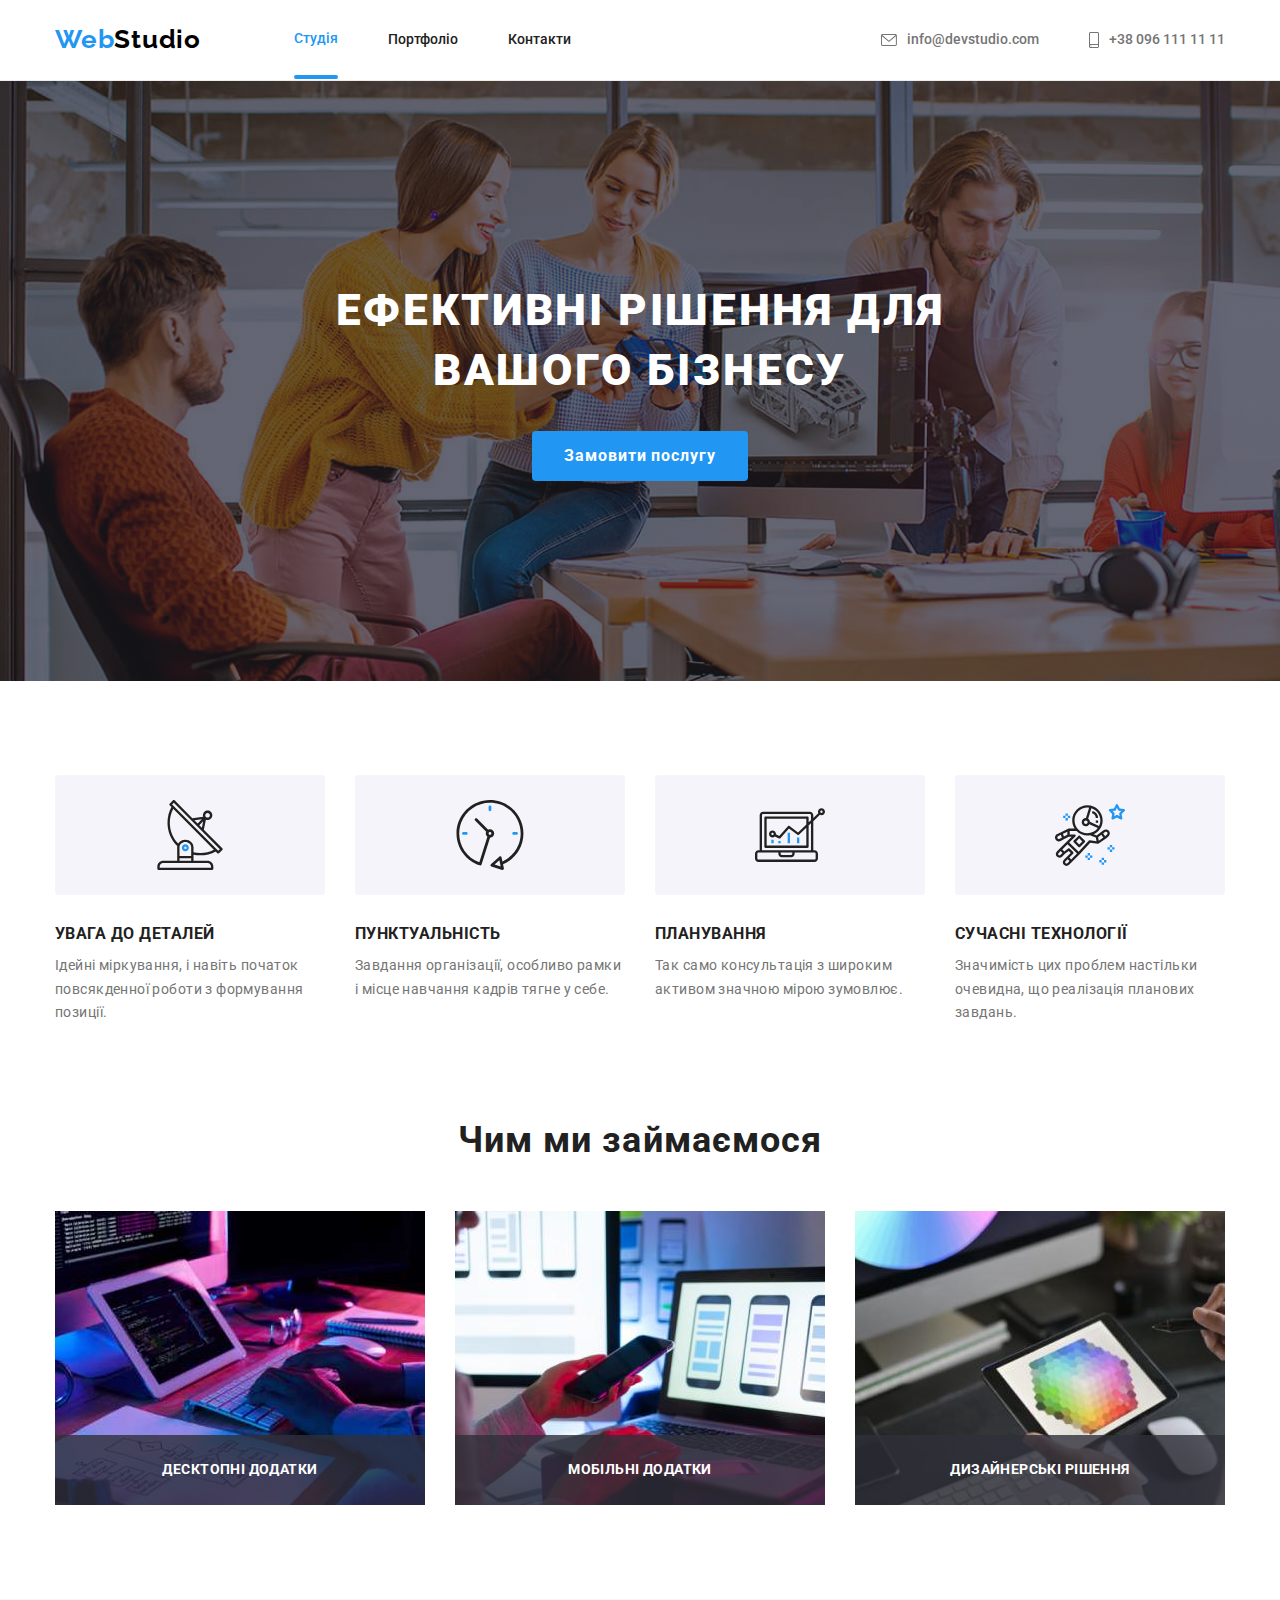
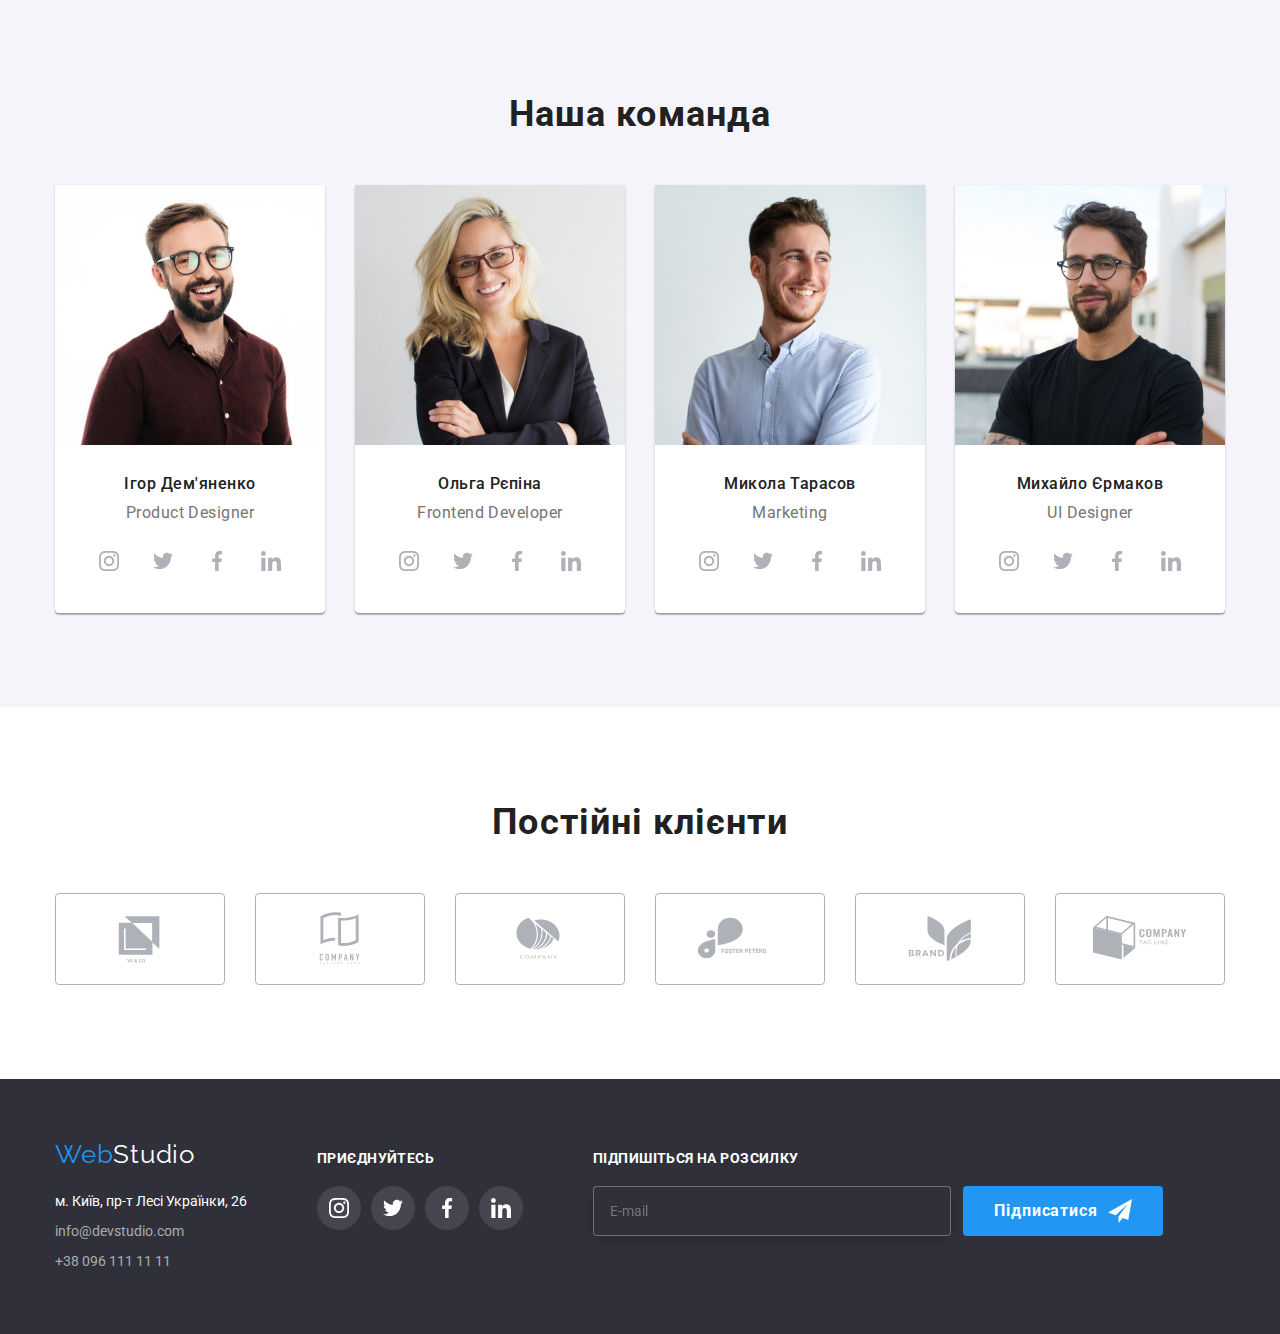
<file: index.html>
<!DOCTYPE html>
<html lang="uk">
<head>
    <meta charset="UTF-8">
    <meta http-equiv="X-UA-Compatible" content="IE=edge">
    <meta name="viewport" content="width=device-width, initial-scale=1.0">
    <title>Document</title>
    <link rel="stylesheet" href="https://cdnjs.cloudflare.com/ajax/libs/modern-normalize/1.1.0/modern-normalize.min.css">
    <link rel="stylesheet" href="./css/styles.css">
    <link rel="preconnect" href="https://fonts.googleapis.com">
    <link rel="preconnect" href="https://fonts.gstatic.com" crossorigin>
    <link href="https://fonts.googleapis.com/css2?family=Raleway:wght@700&family=Roboto:wght@400;500;700&display=swap"
        rel="stylesheet">
</head>
<body>
    <header class="header">
        <div class="container header-conteiner">
        <nav class="header-nav">
         <a class="link-logo" href="/">
            Web<span class="logo-second">Studio</span>
        </a>
        <ul class="general-menu">
            <li class="link-nav">
                <a class="link-nav current" href="#">Студія</a>
            </li>
            <li>
                <a class="link-nav" href="./portfolio.html">Портфоліо</a>
            </li>
            <li>
                <a class="link-nav" href="#">Контакти</a>
            </li>
        </ul>
        </nav>
        <ul class="general-kontakt">
        <li>
            <a class="link-contakt" href="info@devstudio.com">
                <svg class="header-icon" width="16" height="12">
                    <use href="./images/icons.svg#icon-envelope"></use>
                </svg>info@devstudio.com</a>
        </li>
        <li>
            <a class="link-contakt" href="+380961111111">
                <svg class="header-icon" width="10" height="16">
                    <use href="./images/icons.svg#icon-smartphone"></use>
                </svg>+38 096 111 11 11</a>
        </li>
        </ul>
    </div>
    </header>
    <main>
<section class="primary-section">
<div class="container"> 
    <h1 class="hero-title">Ефективні рішення для вашого бізнесу</h1>
    <button class="primery-button" type="button" data-modal-open>Замовити послугу</button>
</div>
</section>
<section class="section">
    <div class="container">
    <ul class="list-text"> 
        <li class="list-content">
            <div class="content-img">
            <svg class="content-icon" width="70" height="70">
                <use href="./images/icons.svg#icon-antenna"></use>
            </svg>
            </div>
            <h3 class="section-sabtitle">УВАГА ДО ДЕТАЛЕЙ</h3>
            <p class="text-rede">Ідейні міркування, і навіть початок повсякденної роботи з формування позиції.</p>
        </li>
        <li class="list-content">
            <div class="content-img">
            <svg class="content-icon" width="70" height="70">
                <use href="./images/icons.svg#icon-clock"></use>
            </svg>
            </div>
            <h3 class="section-sabtitle">ПУНКТУАЛЬНІСТЬ</h3>
            <p class="text-rede">Завдання організації, особливо рамки і місце навчання кадрів тягне у себе.</p>
        </li>
        <li class="list-content">
            <div class="content-img">
            <svg class="content-icon" width="70" height="70">
                <use href="./images/icons.svg#icon-diagram"></use>
            </svg>
            </div>
            <h3 class="section-sabtitle">ПЛАНУВАННЯ</h3>
            <p class="text-rede">Так само консультація з широким активом значною мірою зумовлює.</p>
        </li>
        <li class="list-content">
            <div class="content-img">
            <svg class="content-icon" width="70" height="70">
                <use href="./images/icons.svg#icon-astronaut"></use>
            </svg>
            </div>
            <h3 class="section-sabtitle">СУЧАСНІ ТЕХНОЛОГІЇ</h3>
            <p class="text-rede">Значимість цих проблем настільки очевидна, що реалізація планових завдань.</p>
        </li>
    </ul>
    </div>
</section>
<section class="section">
    <div class="container">
    <h2 class="section-caption">Чим ми займаємося</h2>
    <ul class="pfoto-list">
        <li class="caption-img">
            <img src="./images/box1.jpg" alt="man typing on keyboard" width="370"/>
            <p class="img-text">Десктопні додатки</p>
        </li>
        <li class="caption-img">
            <img src="./images/box2.jpg" alt="someone is looking at the phone" width="370"/>
        <p class="img-text">Мобільні додатки</p>
        </li>
        <li class="caption-img">
            <img src="./images/box3.jpg" alt="color chart on tablet" width="370"/>
        <p class="img-text">Дизайнерські рішення</p>
        </li>
    </ul>
    </div>
</section>
<section class="section-third">
    <div class="container">
    <h2 class="section-caption">Наша команда</h2>
    <ul class="command-list">
        <li class="team-card"><img src="./images/img4).jpg" alt="Product Designer" width="270"/>
            <h3 class="section-subject">Ігор Дем'яненко</h3>
        <p class="text-desc">Product Designer</p>
    <ul class="command-soc">
        <li class="item-soc">
            <a href="" class="kommand-link">
             <svg class="net-icon" width="20" height="20">
             <use href="./images/icons.svg#icon-instagram"></use>
         </svg>
        </a></li>
        <li class="item-soc">
            <a href="" class="kommand-link">
             <svg class="net-icon" width="20" height="20">
             <use href="./images/icons.svg#icon-twitter"></use>
         </svg>
        </a></li>
        <li class="item-soc">
            <a href="" class="kommand-link">
             <svg class="net-icon" width="20" height="20">
             <use href="./images/icons.svg#icon-facebook"></use>
         </svg>
            </a></li>
        <li class="item-soc">
            <a href="" class="kommand-link">
        <svg class="net-icon" width="20" height="20">
            <use href="./images/icons.svg#icon-linkedin"></use>
        </svg>
            </a></li>
    </ul>
        </li>
        <li class="team-card"><img src="./images/img1.jpg" alt="Frontend Developer" width="270"/>
        <h3 class="section-subject">Ольга Рєпіна</h3>
        <p class="text-desc"> Frontend Developer</p>
    <ul class="command-soc">
        <li class="item-soc">
        <a href="" class="kommand-link">
        <svg class="net-icon" width="20" height="20">
            <Use href="./images/icons.svg#icon-instagram"></Use>
        </svg>
        </a></li>
        <li class="item-soc">
            <a href="" class="kommand-link">
                <svg class="net-icon" width="20" height="20">
                    <use href="./images/icons.svg#icon-twitter">
                </use></svg>
            </a></li>
        <li class="item-soc">
            <a href="" class="kommand-link">
                <svg class="net-icon" width="20" height="20">
                    <use href="./images/icons.svg#icon-facebook"></use>
                </svg>
            </a></li>
        <li class="item-soc">
            <a href="" class="kommand-link">
                 <svg class="net-icon" width="20" height="20">
                    <use href="./images/icons.svg#icon-linkedin"></use>
                 </svg>
            </a></li>
    </ul>
        </li>
        <li class="team-card"><img src="./images/img2.jpg" alt="Marketing" width="270"/>
        <h3 class="section-subject">Микола Тарасов</h3>
        <p class="text-desc">Marketing</p>
    <ul class="command-soc">
        <li class="item-soc">
            <a href="" class="kommand-link">
                <svg class="net-icon" width="20" height="20">
                    <use href="./images/icons.svg#icon-instagram"></use>
                </svg>
            </a></li>
        <li class="item-soc">
            <a href="" class="kommand-link">
                <svg class="net-icon" width="20" height="20">
                    <use href="./images/icons.svg#icon-twitter"></use>
                </svg>
            </a></li>
        <li class="item-soc">
            <a href="" class="kommand-link">
                <svg class="net-icon" width="20" height="20"> 
                    <use href="./images/icons.svg#icon-facebook"></use>
                </svg>
            </a></li>
        <li class="item-soc">
            <a href="" class="kommand-link">
                <svg class="net-icon" width="20" height="20">
                    <use href="./images/icons.svg#icon-linkedin"></use>
                </svg>
            </a></li>
    </ul>
        </li>
        <li class="team-card"><img src="./images/img3.jpg" alt="UI Designer" width="270"/>
        <h3 class="section-subject">Михайло Єрмаков</h3>
        <p class="text-desc">UI Designer</p>
    <ul class="command-soc">
        <li class="item-soc">
            <a href="" class="kommand-link">
                <svg class="net-icon" width="20" height="20">
                    <use href="./images/icons.svg#icon-instagram"></use>
                </svg>
            </a>
        </li>
        <li class="item-soc">
            <a href="" class="kommand-link">
                <svg class="net-icon" width="20" height="20">
                    <use href="./images/icons.svg#icon-twitter"></use>
                </svg>
            </a>
        </li>
        <li class="item-soc">
            <a href="" class="kommand-link">
                <svg class="net-icon" width="20" height="20">
                    <use href="./images/icons.svg#icon-facebook"></use>
                </svg>
            </a>
        </li>
        <li class="item-soc">
            <a href="" class="kommand-link">
                <svg class="net-icon" width="20" height="20">
                    <use href="./images/icons.svg#icon-linkedin"></use>
                </svg>
            </a>
        </li>
    </ul>
        </li>
    </ul>
    </div>
    </section>
<section class="conteinar-clients">
    <div class="container">
        <h2 class="section-caption">Постійні клієнти</h2>
<ul class="client-list">
    <li class="client-card">
        <a href="" class="klient-link">
            <svg class="client-icon" width="106" height="60">
                <use href="./images/icons.svg#icon-Logo-6-1"></use>
            </svg>
        </a></li>
    <li class="client-card">
        <a href="" class="klient-link">
            <svg class="client-icon" width="106" height="60">
                <use href="./images/icons.svg#icon-Logo-7-1"></use>
            </svg>
        </a></li>
    <li class="client-card">
        <a href="" class="klient-link">
            <svg class="client-icon" width="106" height="60">
                <use href="./images/icons.svg#icon-Logo-8-1"></use>
            </svg>
        </a></li>
    <li class="client-card">
        <a href="" class="klient-link">
            <svg class="client-icon" width="106" height="60">
                <use href="./images/icons.svg#icon-Logo-9-1"></use>
            </svg>
        </a></li>
    <li class="client-card">
        <a href="" class="klient-link">
            <svg class="client-icon" width="106" height="60">
                <use href="./images/icons.svg#icon-Logo-10-1"></use>
            </svg>
        </a></li>
    <li class="client-card">
        <a href="" class="klient-link">
            <svg class="client-icon" width="106" height="60">
                <use href="./images/icons.svg#icon-Logo-11-1"></use>
            </svg>
        </a></li>
</ul>
    </div>
</section>
    </main>
<footer class="section-footer"> 
    <div class="footer-all container">
    <div class="container-adress">
<a class="link-footer" href="/">Web<span class="logo-second-footer">Studio</span></a>
<address>
    <ul>
        <li class="location-address"><a class="link-address" href="/">м. Київ, пр-т Лесі Українки, 26</a></li>
        <li class="location-address"><a class="link-information" href="info@devstudio.com">info@devstudio.com</a></li>
        <li class="location-address"><a class="link-information" href="+380961111111">+38 096 111 11 11</a></li>
    </ul>
</address>
    </div>
    <div class="footer-net">
    <p class="text-net">Приєднуйтесь</p>
    <ul class="footer-soc">
        <li>
            <a href="" class="soc-link">
                <svg class="footer-icon" width="20" height="20">
                    <use href="./images/icons.svg#icon-instagram"></use>
                </svg>
            </a>
        </li>
        <li>
            <a href="" class="soc-link">
                <svg class="footer-icon" width="20" height="20">
                    <use href="./images/icons.svg#icon-twitter"></use>
                </svg>
            </a>
        </li>
        <li>
            <a href="" class="soc-link">
                <svg class="footer-icon" width="20" height="20">
                    <use href="./images/icons.svg#icon-facebook"></use>
                </svg>
            </a>
        </li>
        <li>
            <a href="" class="soc-link">
                <svg class="footer-icon" width="20" height="20">
                    <use href="./images/icons.svg#icon-linkedin"></use>
                </svg>
            </a>
        </li>
    </ul>
    </div>

<form name="subs-footer" class="subs-footer-one">
         <div class="subs-footer-two">
             <label class="subs-label" for="write-mail">Підпишіться на розсилку</label>
         <input class="subs-input" type="email" id="write-mail" name="write-mail" placeholder="E-mail">
         </div>
        <button type="submit" class="footer-button">
                Підписатися
        <svg class="subs-icon" width="24" height="24">
            <use href="./images/icons.svg#icon-icon-send"></use>
        </svg>
    </button>
</form>
            </div>

    </footer>
   
<div class="backdrop is-hidden" data-modal>
    <div class="model">
    <button type="button" class="model-close" data-modal-close>
        <svg class="model-icon" width="11" height="11">
            <use href="./images/icons.svg#icon-vector"></use>
        </svg>
    </button>
    <p class="title-form">Залиште свої дані, ми вам передзвонимо</p>
    
<form name="contact-form">
    <label class="form-label" for="persone-name">Ім'я</label>
    <div class="form-control">
    <input class="form-input" 
    id="persone-name"
     type="text" 
     name="persone-name">
<svg class="icon-form" width="18" height="18">
    <use href="./images/icons.svg#icon-person-"></use>
</svg>
</div>

<label class="form-label" for="persone-pfone">Телефон</label>
<div class="form-control">
    <input class="form-input" 
    id="persone-pfone" 
    type="tel" 
    name="persone-pfone">
    <svg class="icon-form" width="18" height="18">
        <use href="./images/icons.svg#icon-phone-1"></use>
    </svg>
</div>

<label class="form-label" for="persone-mail">Пошта</label>
<div class="form-control">
    <input class="form-input" 
    id="persone-mail" 
    type="email" 
    name="persone-mail">
    <svg class="icon-form" width="18" height="18">
        <use href="./images/icons.svg#icon-email-"></use>
    </svg>
</div>

<label class="form-label" for="persone-comment">Коментар</label>
<textarea class="form-textarea" 
id="persone-comment" 
name="persone-comment"
placeholder="Введіть текст">
</textarea>


<label class="checkbox-label" 
for="terms-checkbox">
<input 
class="checkbox-input visually-hidden" 
id="terms-checkbox" 
type="checkbox" 
name="terms-checkbox">
<span class="checkbox-icon">
    <svg class="icon-checkbox" width="16" height="15">
        <use href="./images/icons.svg#icon-vector2"></use>
    </svg>
</span>
Погоджуюся з розсилкою та приймаю<a href="#" class="license-link">Умови договору</a>
</label>
<button type="submit" class="button-form">Відправити</button>
</form>
</div>
</div>
 
    <script src="./js/modal.js"></script>
</body>
</html>
</file>
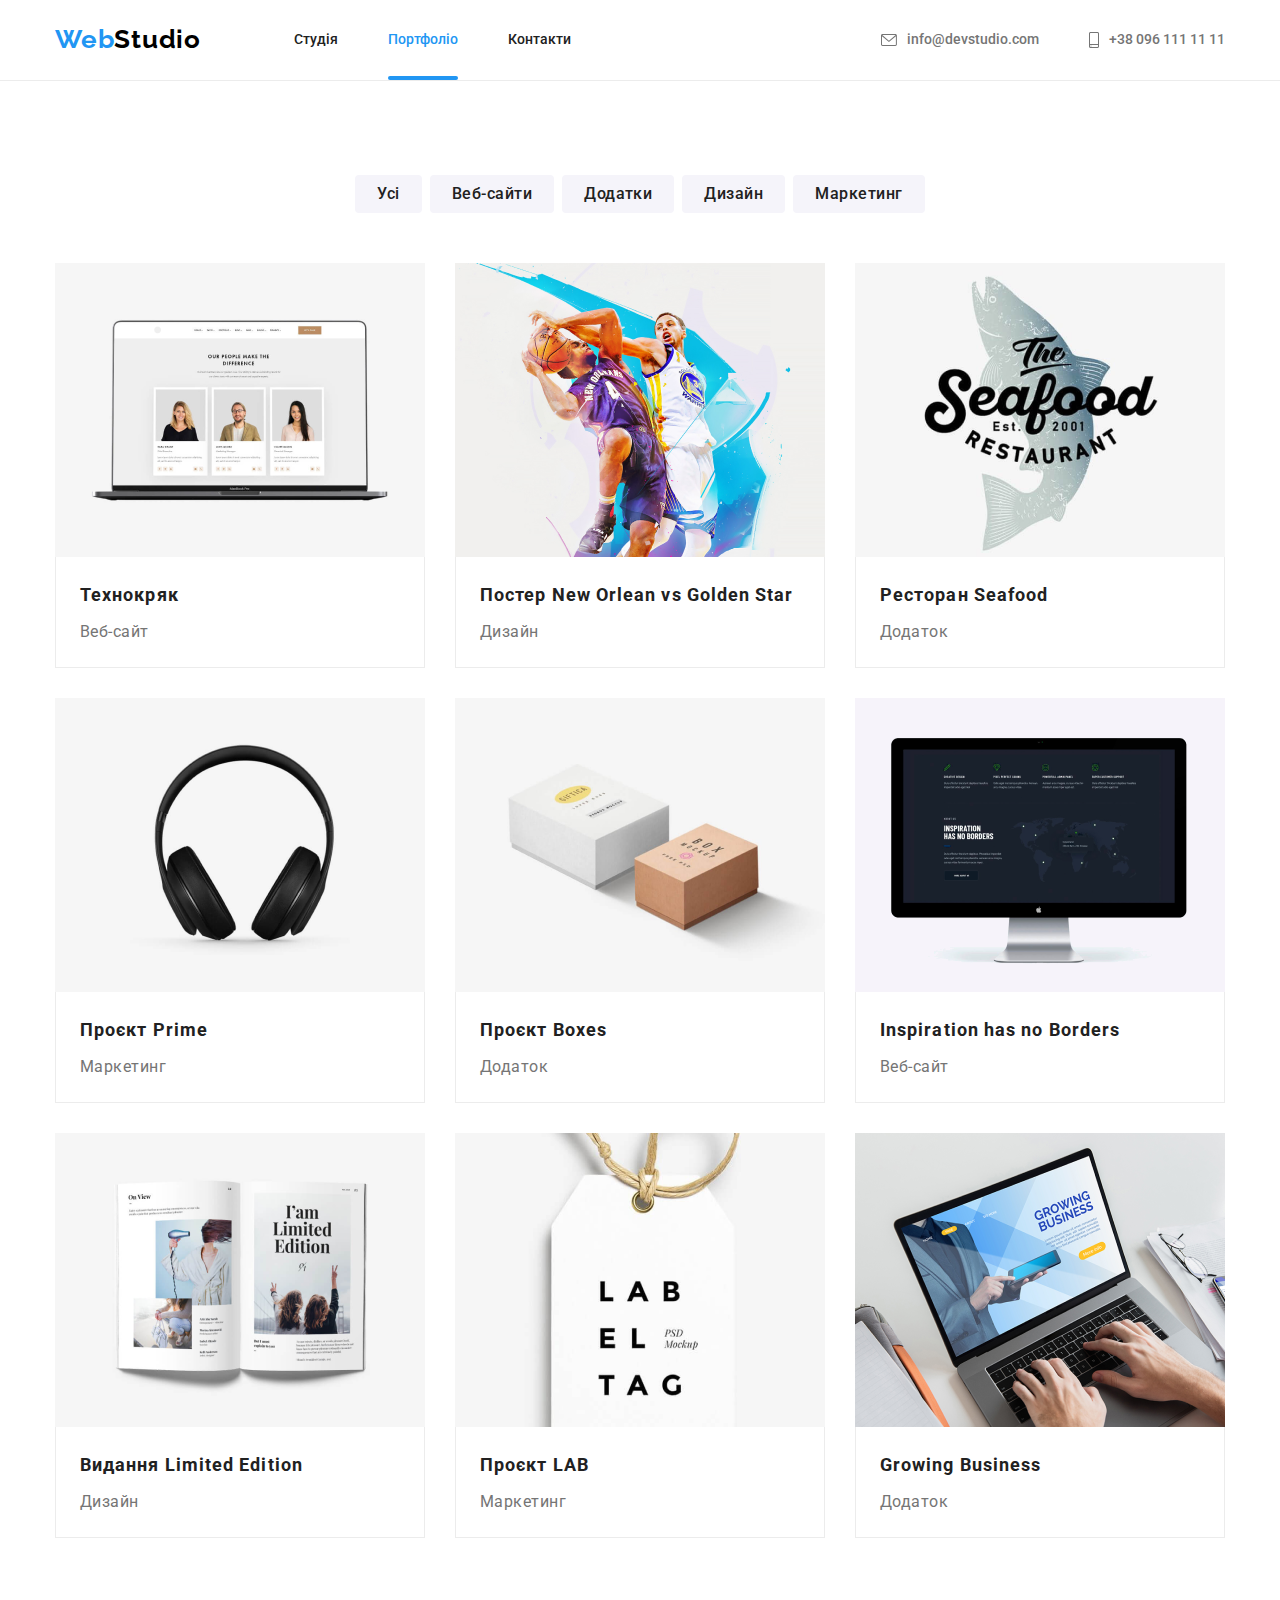
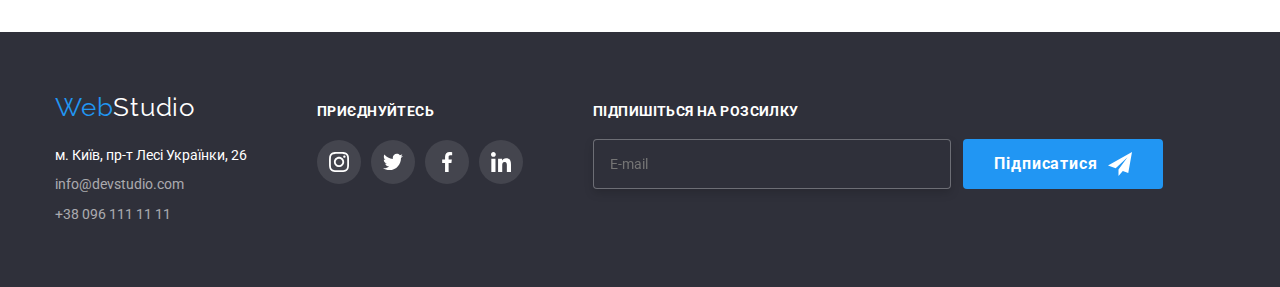
<file: portfolio.html>
<!DOCTYPE html>
<html lang="uk">

<head>
    <meta charset="UTF-8">
    <meta http-equiv="X-UA-Compatible" content="IE=edge">
    <meta name="viewport" content="width=device-width, initial-scale=1.0">
    <title>Document</title>
    <link rel="stylesheet" href="https://cdnjs.cloudflare.com/ajax/libs/modern-normalize/1.1.0/modern-normalize.min.css">
    <link rel="stylesheet" href="./css/styles.css">
    <link rel="preconnect" href="https://fonts.googleapis.com">
    <link rel="preconnect" href="https://fonts.gstatic.com" crossorigin>
    <link href="https://fonts.googleapis.com/css2?family=Raleway:wght@700&family=Roboto:wght@400;500;700&display=swap"
        rel="stylesheet">
</head>

<body>
    <header class="header">
    <div class="container header-conteiner">
        <nav class="header-nav">
        <a class="link-logo" href="/">Web<span class="logo-second">Studio</span></a>
        <ul class="general-menu">
            <li>
                <a class="link-nav " href="./index.html">Студія</a>
            </li>
            <li>
                <a class="link-nav current" href="#">Портфоліо</a>
            </li>
            <li>
                <a class="link-nav" href="#">Контакти</a>
            </li>
        </ul>
        </nav>
        <ul class="general-kontakt">
            <li>
                <a class="link-contakt" href="info@devstudio.com">
                    <svg class="header-icon" width="16" height="12">
                        <use href="./images/icons.svg#icon-envelope"></use>
                    </svg>info@devstudio.com</a>
            </li>
            <li>
                <a class="link-contakt" href="+380961111111">
                    <svg class="header-icon" width="10" height="16">
                        <use href="./images/icons.svg#icon-smartphone"></use>
                    </svg>+38 096 111 11 11</a>
            </li>
        </ul>
    </div>
    </header>
    <main>
        <section class="section-portfolio">
        <div class="container">
        <ul class="secondary-menu">
            <li>
            <button  class="secondary-button" type="button">Усі</button>
            </li>
            <li>
                <button class="secondary-button" type="button">Веб-сайти</button>
            </li>
            <li>
                <button  class="secondary-button" type="button">Додатки</button>
            </li>
            <li>
                <button class="secondary-button" type="button">Дизайн</button>
            </li>
            <li>
                <button class="secondary-button" type="button">Маркетинг</button>
            </li>
        </ul>
        <h1 class="visually-hidden">Наші роботи</h1>
        <ul class="portfolio-card">
            <li class="container-portfolio"><a class="portfolio-link" href="#">
                <div class="img-portfolio"> <img  src="./images/portfolio1.jpg.png" alt="tehnohryak" width="370"  />
                    <p class="portfolio-opus">Ресурс пропонує комплексні пропозиції з різним рівнем функціоналу та сервісів. Все це дозволить відвідувачу
                        отримати
                        вичерпні відомості про компанію чи приватну особу.
                    </p>
                    </div>
                <div class="portfolio-text">
                <h3 class="title-text">Технокряк</h3>
                <p class="title-description">Веб-сайт</p>
            </div>
                </a>
            </li>
            <li class="container-portfolio">
                <a class="portfolio-link" href="#">
                    <div class="img-portfolio">
                    <img src="./images/portfolio2.jpg.png" alt="New Orlean vs Golden Star" width="370" />
                <p class="portfolio-opus">Ресурс пропонує комплексні пропозиції з різним рівнем функціоналу та сервісів. Все це
                    дозволить відвідувачу
                    отримати
                    вичерпні відомості про компанію чи приватну особу.
                </p>
                </div>
                    <div class="portfolio-text">
                <h3 class="title-text">Постер New Orlean vs Golden Star</h3>
                <p class="title-description">Дизайн</p>
                </div>
                </a>
            </li>
            <li class="container-portfolio">
                <a class="portfolio-link" href="#">
                    <div class="img-portfolio">
                    <img src="./images/portfolio3.jpg.png" alt="restaurant Seafood" width="370" />
                <p class="portfolio-opus">Ресурс пропонує комплексні пропозиції з різним рівнем функціоналу та сервісів. Все це
                    дозволить відвідувачу
                    отримати
                    вичерпні відомості про компанію чи приватну особу.
                </p>
                </div>
                    <div class="portfolio-text">
                <h3 class="title-text">Ресторан Seafood</h3>
                <p class="title-description">Додаток</p>
                </div>
                </a>
            </li>
            <li class="container-portfolio">
            <a class="portfolio-link" href="#">
            <div class="img-portfolio">
                <img src="./images/portfolio4.jpg.png" alt="project Prime" width="370" />
                <p class="portfolio-opus">Ресурс пропонує комплексні пропозиції з різним рівнем функціоналу та сервісів. Все це
                    дозволить відвідувачу
                    отримати
                    вичерпні відомості про компанію чи приватну особу.
                </p>
                </div>
                <div class="portfolio-text">
                <h3 class="title-text">Проєкт Prime</h3>
                <p class="title-description">Маркетинг</p>
                </div>
                </a>
            </li>
            <li class="container-portfolio">
                <a class="portfolio-link" href="#">
                <div class="img-portfolio">
                    <img src="./images/portfolio5.jpg.png" alt="project Boxes" width="370" />
                <p class="portfolio-opus">Ресурс пропонує комплексні пропозиції з різним рівнем функціоналу та сервісів. Все це
                    дозволить відвідувачу
                    отримати
                    вичерпні відомості про компанію чи приватну особу.
                </p>
                </div>
                    <div class="portfolio-text">
                <h3 class="title-text">Проєкт Boxes</h3>
                <p class="title-description">Додаток</p>
                </div>
                </a>
            </li>
             <li class="container-portfolio">
                <a class="portfolio-link" href="#">
                <div class="img-portfolio">
                    <img src="./images/portfolio6.jpg.png" alt="Inspiration has no Borders" width="370" />
                <p class="portfolio-opus">Ресурс пропонує комплексні пропозиції з різним рівнем функціоналу та сервісів. Все це
                    дозволить відвідувачу
                    отримати
                    вичерпні відомості про компанію чи приватну особу.
                </p>
                </div>
                    <div class="portfolio-text">
                <h3 class="title-text">Inspiration has no Borders</h3>
                <p class="title-description">Веб-сайт</p>
                </div>
                </a>
            </li>
            <li class="container-portfolio">
                <a class="portfolio-link" href="#">
                <div class="img-portfolio">
                    <img src="./images/portfolio7.jpg.png" alt="edition Limited Edition" width="370" />
            <p class="portfolio-opus">Ресурс пропонує комплексні пропозиції з різним рівнем функціоналу та сервісів. Все це
                дозволить відвідувачу
                отримати
                вичерпні відомості про компанію чи приватну особу.
            </p>
            </div>
                    <div class="portfolio-text">
                <h3 class="title-text">Видання Limited Edition</h3>
                <p class="title-description">Дизайн</p>
                </div>
                </a>
            </li>
            <li class="container-portfolio">
                <a class="portfolio-link" href="#">
                    <div class="img-portfolio">
                    <img src="./images/portfolio8.jpg.png" alt="project lab" width="370" />
                <p class="portfolio-opus">Ресурс пропонує комплексні пропозиції з різним рівнем функціоналу та сервісів. Все це
                    дозволить відвідувачу
                    отримати
                    вичерпні відомості про компанію чи приватну особу.
                </p>
                </div>
                    <div class="portfolio-text">
                <h3 class="title-text">Проєкт LAB</h3>
                <p class="title-description">Маркетинг</p>
                </div>
                </a>
            </li>
            <li class="container-portfolio">
                <a class="portfolio-link" href="#">
                    <div class="img-portfolio">
                    <img src="./images/portfolio9.jpg.png" alt="Growing Business" width="370" />
                <p class="portfolio-opus">Ресурс пропонує комплексні пропозиції з різним рівнем функціоналу та сервісів. Все це
                    дозволить відвідувачу
                    отримати
                    вичерпні відомості про компанію чи приватну особу.
                </p>
                </div>
                    <div class="portfolio-text">
                <h3 class="title-text">Growing Business</h3>
                <p class="title-description">Додаток</p>
                </div>
                </a>
            </li>
        </ul>
        </div>
        </section>
    </main>
<footer class="section-footer">
    <div class="footer-all container">
        <div class="container-adress">
            <a class="link-footer" href="/">Web<span
                    class="logo-second-footer">Studio</span></a>
            <address>
                <ul>
                    <li class="location-address"><a class="link-address" href="/">м. Київ, пр-т Лесі Українки, 26</a>
                    </li>
                    <li class="location-address"><a class="link-information"
                            href="info@devstudio.com">info@devstudio.com</a></li>
                    <li class="location-address"><a class="link-information" href="+380961111111">+38 096 111 11 11</a>
                    </li>
                </ul>
            </address>
        </div>
        <div class="footer-net">
            <p class="text-net">Приєднуйтесь</p>
            <ul class="footer-soc">
                <li>
                    <a href="" class="soc-link">
                        <svg class="footer-icon" width="20" height="20">
                            <use href="./images/icons.svg#icon-instagram"></use>
                        </svg>
                    </a>
                </li>
                <li>
                    <a href="" class="soc-link">
                        <svg class="footer-icon" width="20" height="20">
                            <use href="./images/icons.svg#icon-twitter"></use>
                        </svg>
                    </a>
                </li>
                <li>
                    <a href="" class="soc-link">
                        <svg class="footer-icon" width="20" height="20">
                            <use href="./images/icons.svg#icon-facebook"></use>
                        </svg>
                    </a>
                </li>
                <li>
                    <a href="" class="soc-link">
                        <svg class="footer-icon" width="20" height="20">
                            <use href="./images/icons.svg#icon-linkedin"></use>
                        </svg>
                    </a>
                </li>
            </ul>

        </div>
<form name="subs-footer" class="subs-footer-one">
        <div class="subs-footer-two">
            <label class="subs-label" for="write-mail">Підпишіться на розсилку</label>
            <input class="subs-input" type="email" id="write-mail" name="write-mail" placeholder="E-mail">
        </div>
            <button type="submit" class="footer-button">
                Підписатися
                <svg class="subs-icon" width="24" height="24">
                    <use href="./images/icons.svg#icon-icon-send"></use>
                </svg>
            </button>
</form>
    </div>
</footer>
</body>

</html>
</file>
<file: css/styles.css>
:root {
    --color-primary: #757575;
    --color-brand: #2196f3;
    --color-accent: #212121;
    --color-active: #188CE8;
    --color-secondary-section: #f5f5f5;
    --collo-button: #f5f4fA;
    --color-section: #2f303a;
    --color-container: #eeeeee;
    --color-background: #ffffff;
}

body {
    color: var(--color-primary);
    font-size: 14px;
    font-family: "Roboto", sans-serif;
    font-weight: 400;
    background-color: var(--color-background)
}
ul {
    list-style-type: none;
}
 
h1,
h2,
h3,
h4,
h5,
h6,
p,
ul {
    padding: 0;
    margin: 0;
}

img {
    display: block;
    max-width: 100%;
    height: auto;

}

.section {
    padding-top: 94px;
    padding-bottom: 94px;
}

.section-portfolio {
    padding-bottom: 94px;
    padding-top: 94px;
}

.container {
    width: 100%;
    max-width: 1200px;
    margin: 0 auto;
    padding: 0 15px;

}
 
.section:nth-child(2) {
   padding-bottom: 0;
}

.content-img {
display: flex;
width: 270px;
height: 120px;
border-radius: 4px;
background-color: var(--collo-button);
margin-bottom: 30px;
justify-content: center;
align-items: center;
}


/* soc section*/
/* soc section*/

.command-soc {
    display: flex;
    justify-content: center;
    gap: 10px;
    padding-bottom: 30px;
}

.kommand-link {
    height: 44px;
    width: 44px;
    display: flex;
    align-items: center; 
    justify-content: center;
    border-radius: 50%;
    cursor: pointer;
    transition: background-color 250ms;
        transition-timing-function: cubic-bezier(0.4, 0, 0.2, 1);
}

.kommand-link:hover {
    background-color: var(--color-brand);
}

.net-icon {
    fill: #afb1b8;
    transition: fill 250ms;
    transition-timing-function: cubic-bezier(0.4, 0, 0.2, 1);
}

.kommand-link:hover .net-icon {
    fill: var(--color-background);
}



/* header */
/* header */
.header {
    padding: 24px 0 25px 0;
    border: 1px; 
    border-color: #ECECEC;
    border-bottom-style: solid;
}

.header-conteiner {
    display: flex;
    align-items: center;
}

.header-nav {
    flex-grow: 1;
    display: flex;
    align-items: center;
}

.link-logo {
    color: var(--color-brand);
    text-decoration: none;
    line-height: 1.2;
    font-family: Raleway;
    letter-spacing: 0.03em;
    font-weight: 700;
    font-size: 26px;

}

.logo-second {
    color: #000000;
}

.logo-second-footer {
    color: var(--color-background);
}

.general-menu {
    display: flex;
    gap: 50px;
    margin-left: 93px;
}

.link-nav {
    position: relative;
    position: relative;
    color: var(--color-accent);
    text-decoration: none;
    line-height: 1.14;
    font-weight: 500;
    transition: color 250ms;
    transition-timing-function: cubic-bezier(0.4, 0, 0.2, 1);
}


.link-nav:hover {
    color: var(--color-brand);
}

.link-nav:focus {
    color: var(--color-brand);
    font-weight: 500;
}

.link-nav:active {
    color: var var(--color-brand);
    font-weight: 500;
}

.link-nav.current {
    color: var(--color-brand);
}

.link-nav.current::after {
    position: absolute;
    display: block;
    width: 100%;
    height: 4px;
    margin-top: 28px;
    border-radius: 2px;
    background-color: var(--color-brand);
    content: '';
}


.general-kontakt {
    display: flex;
    gap: 50px;
}

.link-contakt {
    display: flex;
    align-items: center;
    color: var(--color-primary);
    text-decoration: none;
    line-height: 1.17;
    font-weight: 500; 
    transition: color 250ms;
    transition-timing-function: cubic-bezier(0.4, 0, 0.2, 1);
}

.header-icon {
    margin-right: 10px;
    fill: currentColor;
}

.link-contakt:hover {
    color: var(--color-brand); 
}
 

.link-contakt:focus {
    color: var(--color-active);
}

.link-contakt:active {
    color: var(--color-active);
}


/* base section*/
/* base section*/

.primary-section {
margin: 0 auto;
    background: var(--color-section);
    padding: 200px 0 200px 0;
    text-align: center;
    width: 100%;
    max-width: 1600px;
    height: 600px;
    align-content: center;
    background-image: linear-gradient(rgba(47, 48, 58, 0.4), rgba(47, 48, 58, 0.4)),
        url(../images/first.png);
    background-size: auto;
    background-repeat: no-repeat;
}

.list-text {
    display: flex;
    gap: 30px;
}

.list-content {
    width: 270px;
    text-align: left;
}

.section-sabtitle {
    margin-bottom: 10px;
    color: var(--color-accent);
    text-transform: uppercase;
    line-height: 1.14;
    font-weight: 700;
    letter-spacing: 0.03em;
}

.text-rede {
    line-height: 1.7;
    font-weight: 400;
    letter-spacing: 0.03em;
}

.section-caption {
    margin-bottom: 50px;
    color: var(--color-accent);
    line-height: 1.17;
    font-size: 36px;
    font-weight: 700;
    letter-spacing: 0.03em;
    text-align: center;
}

.pfoto-list {
    display: flex;
    gap: 30px;
    margin-top: 0;
}

.section-third {
    background-color: var(--collo-button);
    padding: 94px 0;
}

.command-list {
    display: flex;
    gap: 30px;
}

.team-card {
    background-color: var(--color-background);
    display: block;
    max-width: 100%;
    height: auto;
    border-radius: 0px 0px 4px 4px; 
    box-shadow: 0px 1px 3px rgba(0, 0, 0, 0.12),
        0px 1px 1px rgba(0, 0, 0, 0.14),
        0px 2px 1px rgba(0, 0, 0, 0.2);
}

.section-subject {
    padding-top: 30px;
    margin-bottom: 10px;
    color: var(--color-accent);
    line-height: 1.17;
    font-size: 16px;
    font-weight: 500;
    letter-spacing: 0.03em;
    text-align: center;
}

.text-desc {
    margin-bottom: 16px;
    line-height: 1.17;
    font-weight: 400;
    font-size: 16px;
    letter-spacing: 0.03em;
    text-align: center;
}

.conteinar-clients {
    display: flex;
    padding: 94px 0 94px;
}

.client-list {
    display: flex;
    gap: 30px;
}

.client-card {
    width: calc((100% - 15px) / 6);
    display: flex;

}

.klient-link:hover {
    border-color: var(--color-brand);
    fill: var(--color-brand);

}

.klient-link {
    width: 170px;
    height: 92px;
    display: flex;
    align-items: center;
    justify-content: center;
    border: 1px solid;
    border-radius: 4px;
    fill: #AFB1B8;
    border-color: #AFB1B8;
    transition: border-color 250ms, fill 250ms;
        transition-timing-function: cubic-bezier(0.4, 0, 0.2, 1);
}

.visually-hidden {
    position: absolute;
    white-space: nowrap;
    width: 1px;
    height: 1px;
    overflow: hidden;
    border: 0;
    padding: 0;
    clip: rect(0 0 0 0);
    clip-path: inset(50%);
    margin: -1px;
}

.portfolio-card {
    display: flex;
    flex-wrap: wrap;
    gap: 30px;
}

.container-portfolio {
    max-width: 370px;
}



/*section-text*/

.hero-title {
    color: var(--color-background);
    text-transform: uppercase;
    line-height: 1.36;
    font-size: 44px;
    font-weight: 900;
    letter-spacing: 0.06em;
    padding: 0;
    width: 696px;
    margin: 0 auto 30px auto;
    text-align: center;
}



.portfolio-text {
border: 1px #ECECEC solid;
padding: 20px 24px 20px 24px;
border-top: none;
}




.title-text {
    color: var(--color-accent);
    line-height: 2;
    font-size: 18px;
    font-weight: 700;
    text-decoration: none;
    letter-spacing: 0.06em; 
    text-align: left;
    margin-bottom: 4px;
}

.title-description {
    color: var(--color-primary);
    line-height: 1.88;
    font-weight: 400;
    font-size: 16px;
    letter-spacing: 0.03em;
    text-align: left; 
}



/* section-button*/
/* section-button*/
.hero-container {
    display: flex;
    justify-content: center;
}

.primery-button {
   display: inline-block;
   color: var(--color-background);
   background-color: var(--color-brand);
   margin: 0 auto;
   padding: 10px 32px;
   font-weight: 700;
   letter-spacing: 0.06em;
   font-size: 16px;
   line-height: 1.88;
   border: 0;
   text-align: center;
   font-family: inherit;
   cursor: pointer;
   min-width: 216px;
   border-radius: 4px; 
}

.button-form{
    display: block;
    color: var(--color-background);
    background-color: var(--color-brand);
    margin: 0 auto;
    padding: 10px 52px;
    font-weight: 700;
    letter-spacing: 0.06em;
    font-size: 16px;
    line-height: 1.88;
    border: 0;
    text-align: center;
    font-family: inherit;
    cursor: pointer;
    width: 200px;
    height: 50px;
    border-radius: 4px;
    box-shadow: 0px 1px 3px rgba(0, 0, 0, 0.12), 0px 1px 1px rgba(0, 0, 0, 0.14), 0px 2px 1px rgba(0, 0, 0, 0.2);
}

.footer-button {
    display: flex;
    width: 200px;
    height: 50px;
    border: 0;
    align-items: center;
    justify-content: center;
    font-weight: 700;
    font-size: 16px;
    line-height: 1.88;
    letter-spacing: 0.06em;
    gap: 10px;
    border-radius: 4px;
    margin: 0 auto;
    background-color: var(--color-brand);
    color: var(--color-background);
    cursor: pointer;
}

.subs-icon {
    fill: var(--color-background);
}


.primery-button:hover {
    color: var(--color-background);
    background-color: var(--color-brand); 
}

.primery-button:active {
    color: var(--color-background);
    background-color: var(--color-active);
} 

.secondary-button {
    color: var(--color-accent);
    background-color: var(--collo-button);
    padding: 6px 22px;
    border: 0;
    line-height: 1.62;
    font-size: 16px;
    font-weight: 500;
    letter-spacing: 0.03em;
    cursor: pointer;
    text-align: center;
    font-family: inherit;
    border-radius: 4px;
    transition: background-color 250ms, color 250ms, box-shadow 250ms;
        transition-timing-function: cubic-bezier(0.4, 0, 0.2, 1);
}

.secondary-button:hover {
    color: var(--color-background);
    background-color: var(--color-brand); 
    box-shadow: 0px 3px 1px rgba(0, 0, 0, 0.1),
        0px 1px 2px rgba(0, 0, 0, 0.08),
        0px 2px 2px rgba(0, 0, 0, 0.12);;
}
.secondary-button:active {
    color: var(--color-background);
    background-color: var(--color-active);
}

.secondary-menu {
    display: flex;
    justify-content: center;
    gap: 8px;
    align-items: center;
    margin-bottom: 50px;
}
 

 /* footer */
 /* footer */

 .section-footer {
     background: var(--color-section);
     text-align: left;
     padding-top: 60px;
     padding-bottom: 60px;

}

.footer-all {
     display: flex;
     gap: 70px;
     align-items: baseline;
     
 }

 .link-footer {
     text-decoration: none;
     color: var(--color-brand);
     line-height: 1.2;
     font-family: Raleway;
     font-size: 26px;
     letter-spacing: 0.03em;
     display: inline-block;
     margin-bottom: 20px;
     display: block;
     text-align: left;

}



.location-address:last-child {
    margin-bottom: 0;
}


.link-address:hover {
    color: var(--color-brand);
}

.link-address:focus {
    color: var(--color-active);
}

.link-address:active {
    color: var(--color-active);
}

 .footer-net {
     width: 206px;
     height: 80px;
 }

.text-net {
    color: var(--color-background);
    text-transform: uppercase;
    line-height: 1.17;
    font-size: 14px;
    font-weight: 700;
    letter-spacing: 0.03em;
    padding: 0;
    width: 116px;
    margin: 0 auto 20px 0;

}

.footer-soc {
    display: flex;
    gap: 10px;
}

.footer-icon {
    fill: var(--color-background);
}

.soc-link {
    height: 44px;
    width: 44px;
    display: flex;
    align-items: center;
    justify-content: center;
    border-radius: 50%;
    cursor: pointer;
    background-color: rgba(255, 255, 255, 0.1);
    transition: background-color 250ms;
        transition-timing-function: cubic-bezier(0.4, 0, 0.2, 1);
}

.soc-link:hover {
    background-color: var(--color-brand);
}

 .link-address {
     color: var(--color-background);
     text-decoration: none;
     font-weight: 400;
     line-height: 1.71;
     font-style: normal;
    transition: color 250ms;
        transition-timing-function: cubic-bezier(0.4, 0, 0.2, 1);
 }

 .link-information {
     color: rgba(255, 255, 255, 0.6);
     text-decoration: none;
     font-weight: 400;
     line-height: 1.71;
     font-style: normal;
    transition: color 250ms;
        transition-timing-function: cubic-bezier(0.4, 0, 0.2, 1);
 }
 

 .link-information:hover {
     color: var(--color-brand);
 }

 .link-information:focus {
     color: var(--color-active);
 }

 .link-information:active {
     color: var(--color-active);
 }


 .kontakt-footer {
     color: rgba(255, 255, 255, 0.6);
 }

 .location-address {
     text-align: left;
     display: block;
     margin-bottom: 6px;
    
 }

 
.command-all {
    display: block;
    margin-bottom: 30px;
}

/*model*/
.backdrop {
    position: fixed;
    top: 0;
    left: 0;
    width: 100%;
    height: 100%;
    z-index: 1;
    background-color: rgba(0, 0, 0, 0.2);
    opacity: 1;
    transition: opacity 250ms, visibility 250ms ;
    transition-timing-function: cubic-bezier(0.4, 0, 0.2, 1);
}

.model {
    position: absolute;
    top: 50%;
    left: 50%;
    transform: translate(-50%, -50%) scale(1);
    width: 528px;
    height: 581px;
    background-color: var(--color-background);
    border-radius: 4px;
    padding: 40px;
    box-shadow: 0px 1px 3px rgba(0, 0, 0, 0.12),
        0px 1px 1px rgba(0, 0, 0, 0.14),
        0px 2px 1px rgba(0, 0, 0, 0.2);
        
}

.is-hidden {
    opacity: 0;
    visibility: hidden;
    pointer-events: none;
}


.model-close {
    position: absolute;
    display: flex;
    align-items: center;
    justify-content: center;
    top: 14px;
    right: 14px;
    width: 30px;
    height: 30px;
    padding: 6px;
    cursor: pointer;
    background-color: var(--color-background);
    border: 1px solid rgba(0, 0, 0, 0.1);
    border-radius: 50%;
}

.model-close:hover {
    fill: var(--color-brand);
}

.model-close:focus {
    fill: var(--color-brand);
}

.model-icon {
    display: flex;
        align-items: center;
        justify-content: center;
        position: absolute;
}

.portfolio-opus {
    position: absolute;
    top: 0;
    left: 0;
    width: 100%;
    height: 100%;
    font-size: 18px;
    font-weight: 400;
    letter-spacing: 0.03em;
    line-height: 1.55;
    text-align: left;
    padding: 63px 24px;
    color: var(--color-background);
    background-color: rgba(33, 150, 243, 0.9);
    transform: translateY(100%);
    transition: transform 250ms;
    transition-timing-function: cubic-bezier(0.4, 0, 0.2, 1);

}

.portfolio-link {
    display: block;
    text-decoration: none;
    transition: box-shadow 250ms;
    transition-timing-function: cubic-bezier(0.4, 0, 0.2, 1);
}

.portfolio-link:hover {
    box-shadow: 0px 1px 1px rgba(0, 0, 0, 0.12),
        0px 4px 4px rgba(0, 0, 0, 0.06),
        1px 4px 6px rgba(0, 0, 0, 0.16);
    ;
}


.img-portfolio {
    position: relative;
    overflow: hidden;
}

.portfolio-link:hover .portfolio-opus {
    transform: translateY(0);
}


.caption-img {
    position: relative;
}

.img-text {
    position: absolute;
    display: flex;
    justify-content: center;
    align-items: center;
    width: 100%;
    height: 70px;
    font-size: 14px;
    font-weight: 700;
    letter-spacing: 0.03em;
    line-height: 1.14;
    transform: translateY(-100%);
    color: var(--color-background);
    text-transform: uppercase;
    background-color: rgba(47, 48, 58, 0.8);
}

/* FORM*/

.title-form{
    display: block;
    color: var(--color-accent);
    font-size: 20px;
    line-height: 1.15;
    font-weight: 700;
    letter-spacing: 0.03em;
    text-align: center;
    margin-bottom: 12px;
}

.form-label {
    display: block;
    font-size: 12px;
    line-height: 1.16;
    letter-spacing: 0.01em;
    font-weight: 400;
    margin-bottom: 4px;
}

.form-control {
    position: relative;
    margin-bottom: 10px;
}

.form-input {
width: 100%;
height: 40px;
padding: 14px 14px 14px 42px;
border: 1px solid rgba(33, 33, 33, 0.2);
border-radius: 4px;
outline: none;
color: var(--color-primary);
}

.form-input:focus{
    border-color: var(--color-brand);
}

.icon-form{
    position: absolute;
    top: 50%;
    left: 15px;
    transform: translateY(-50%);
    fill: #212121;
}

.form-control:focus-within .icon-form{
    fill: var(--color-brand);
}

.form-textarea{
    display: block;
    width: 100%;
    height: 120px;
    padding: 12px 16px;
    border: 1px solid rgba(33, 33, 33, 0.2);
    border-radius: 4px;
    outline: none;
    font-size: 12px;
    color: rgba(117, 117, 117, 0.5);
    font-weight: 400;
    line-height: 1.16;
    margin-bottom: 20px;
    color: var(--color-primary);
}

.form-textarea:focus{
    border-color: var(--color-brand);
}

.checkbox-input{
appearance: none;
position: absolute;
-webkit-appearance: none;
-moz-appearance: none;
}

.checkbox-label {
    display: flex;
    align-items: center;
    font-size: 14px;
    font-weight: 400;
    line-height: 1.7;
    letter-spacing: 0.03em;
    gap: 8px;
    color: var(--color-primary);
    display: flex;
        justify-content: center;
        margin-bottom: 30px;
}

.checkbox-icon {
    display: flex;
    align-items: center;
    width: 16px;
    height: 15px;
    border: 2px solid var(--color-accent);
    border-radius: 2px;
    background-color: var(--color-background);
}

.checkbox-input:checked+ .checkbox-icon {
    background-color: var(--color-brand); border: 0;
}

.icon-checkbox{
    fill: var(--color-background);
}

.license-link {
    color: var(--color-brand);
}

.subs-footer-one {
display: flex;
align-items: flex-end;
gap: 12px;
justify-content: center;
}

.subs-label{
display: block;
margin-bottom: 20px;
color: var(--color-background);
text-transform: uppercase;
font-weight: 700;
font-size: 14px;
line-height: 1.15;
letter-spacing: 0.03em;
}

.subs-input {
width: 358px;
height: 50px;
padding: 15px 16px;
outline: none;
border: 1px solid rgba(255, 255, 255, 0.3);
border-radius: 4px;
color: rgba(255, 255, 255, 0.6);
filter: drop-shadow(0px 4px 4px rgba(0, 0, 0, 0.15));
background-color: var(--color-section);
}
</file>
